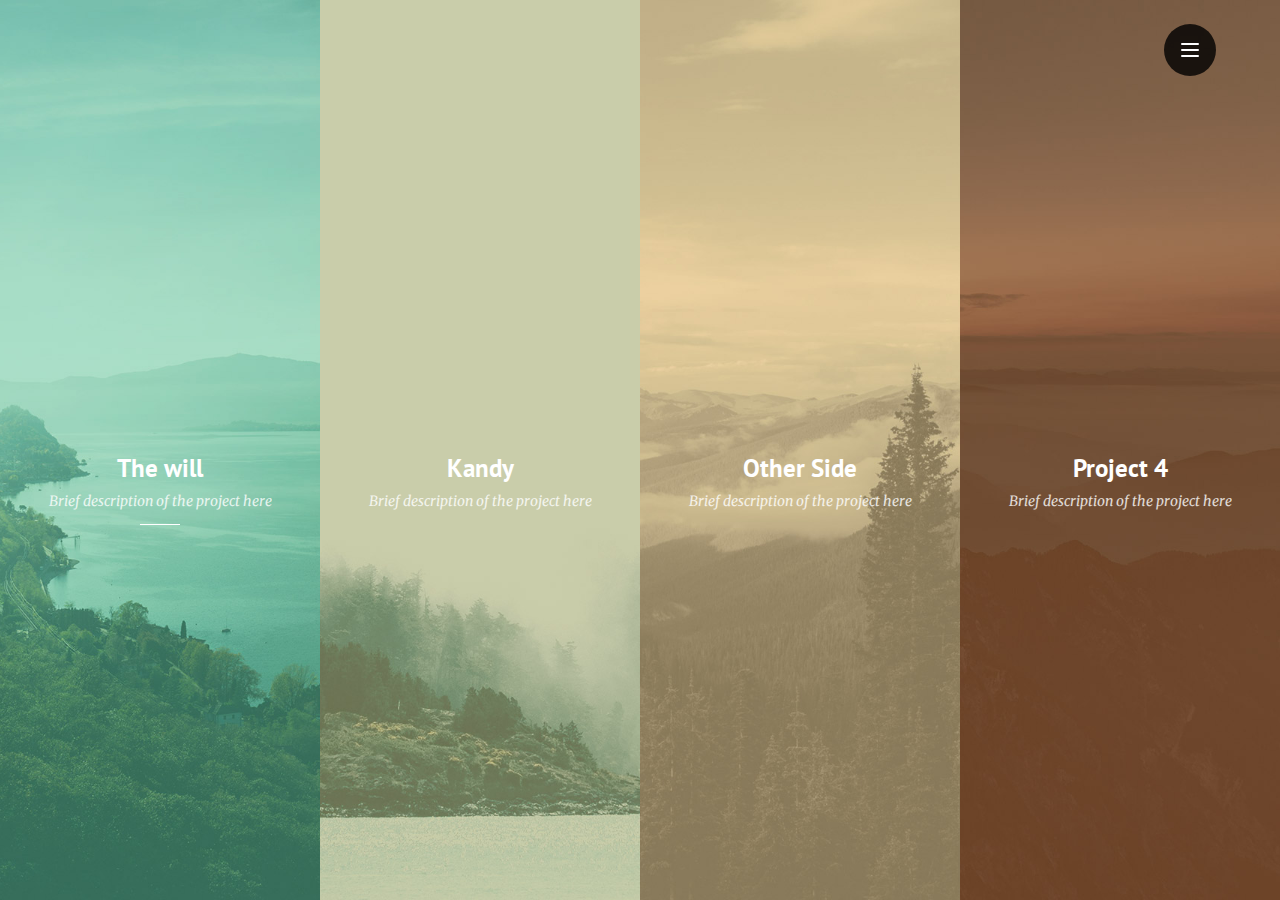
<file: index.html>
<!doctype html>
<!--Author Kavinda Zu3 -->
<html lang="en" class="no-js">
<head>
	<meta charset="UTF-8">
	<meta name="viewport" content="width=device-width, initial-scale=1">

	<link href='http://fonts.googleapis.com/css?family=PT+Sans:400,700|Merriweather:400italic,400' rel='stylesheet' type='text/css'>

	<link rel="stylesheet" href="css/reset.css"> <!-- CSS reset -->
	<link rel="stylesheet" href="css/style.css"> <!-- Resource style -->
	<script src="js/modernizr.js"></script> <!-- Modernizr -->
  	
	<title>Stories | Thiththa</title>
</head>
<body>
	<a class="cd-nav-trigger cd-text-replace" href="#primary-nav">Menu<span aria-hidden="true" class="cd-icon"></span></a>
	
	<div class="cd-projects-container">
		<ul class="cd-projects-previews">
			<li>
				<a href="#0">
					<div class="cd-project-title">
						<h2>The will</h2>
						<p>Brief description of the project here</p>
					</div>
				</a>
			</li>

			<li>
				<a href="#0">
					<div class="cd-project-title">
						<h2>Kandy</h2>
						<p>Brief description of the project here</p>
					</div>
				</a>
			</li>
			
			<li>
				<a href="#0">
					<div class="cd-project-title">
						<h2>Other Side</h2>
						<p>Brief description of the project here</p>
					</div>
				</a>
			</li>
			
			<li>
				<a href="#0">
					<div class="cd-project-title">
						<h2>Project 4</h2>
						<p>Brief description of the project here</p>
					</div>
				</a>
			</li>
            
		</ul> <!-- .cd-projects-previews -->

		<ul class="cd-projects">
			<li>
				<div class="preview-image">
					<div class="cd-project-title">
						<h2>Project 1</h2>
						<p>Brief description of the project here</p>
					</div> 
				</div>

				<div class="cd-project-info">
					<p>
						Lorem ipsum dolor sit amet, consectetur adipisicing elit. Minima, quod dicta aliquid nemo repellendus distinctio minus dolor aperiam suscipit, ea enim accusantium, deleniti qui sequi sint nihil modi amet eligendi, quidem animi error labore voluptatibus sed. Qui magnam labore, iusto nostrum. Praesentium non, impedit accusantium consequatur officia architecto, mollitia placeat aperiam tenetur pariatur voluptatibus corrupti vitae deserunt! Nostrum non mollitia deserunt ipsam. Sunt quaerat natus cupiditate iure ipsa voluptatibus recusandae ratione vitae amet distinctio, voluptas, minus vero expedita ea fugit similique sit cumque ad id facere? Ab quas, odio neque quis ratione. Natus labore sit esse, porro placeat eum hic.
						Lorem ipsum dolor sit amet, consectetur adipisicing elit. Minima, quod dicta aliquid nemo repellendus distinctio minus dolor aperiam suscipit, ea enim accusantium, deleniti qui sequi sint nihil modi amet eligendi, quidem animi error labore voluptatibus sed. Qui magnam labore, iusto nostrum. Praesentium non, impedit accusantium consequatur officia architecto, mollitia placeat aperiam tenetur pariatur voluptatibus corrupti vitae deserunt! Nostrum non mollitia deserunt ipsam. Sunt quaerat natus cupiditate iure ipsa voluptatibus recusandae ratione vitae amet distinctio, voluptas, minus vero expedita ea fugit similique sit cumque ad id facere? Ab quas, odio neque quis ratione. Natus labore sit esse, porro placeat eum hic.
						Lorem ipsum dolor sit amet, consectetur adipisicing elit. Minima, quod dicta aliquid nemo repellendus distinctio minus dolor aperiam suscipit, ea enim accusantium, deleniti qui sequi sint nihil modi amet eligendi, quidem animi error labore voluptatibus sed. Qui magnam labore, iusto nostrum. Praesentium non, impedit accusantium consequatur officia architecto, mollitia placeat aperiam tenetur pariatur voluptatibus corrupti vitae deserunt! Nostrum non mollitia deserunt ipsam. Sunt quaerat natus cupiditate iure ipsa voluptatibus recusandae ratione vitae amet distinctio, voluptas, minus vero expedita ea fugit similique sit cumque ad id facere? Ab quas, odio neque quis ratione. Natus labore sit esse, porro placeat eum hic.
						Lorem ipsum dolor sit amet, consectetur adipisicing elit. Minima, quod dicta aliquid nemo repellendus distinctio minus dolor aperiam suscipit, ea enim accusantium, deleniti qui sequi sint nihil modi amet eligendi, quidem animi error labore voluptatibus sed. Qui magnam labore, iusto nostrum. Praesentium non, impedit accusantium consequatur officia architecto, mollitia placeat aperiam tenetur pariatur voluptatibus corrupti vitae deserunt! Nostrum non mollitia deserunt ipsam. Sunt quaerat natus cupiditate iure ipsa voluptatibus recusandae ratione vitae amet distinctio, voluptas, minus vero expedita ea fugit similique sit cumque ad id facere? Ab quas, odio neque quis ratione. Natus labore sit esse, porro placeat eum hic.
					</p>
				</div> <!-- .cd-project-info -->
			</li>

			<li>
				<div class="preview-image">
					<div class="cd-project-title">
						<h2>Project 2</h2>
						<p>Brief description of the project here</p>
					</div> 
				</div>

				<div class="cd-project-info">
					<p>
						Lorem ipsum dolor sit amet, consectetur adipisicing elit. Minima, quod dicta aliquid nemo repellendus distinctio minus dolor aperiam suscipit, ea enim accusantium, deleniti qui sequi sint nihil modi amet eligendi, quidem animi error labore voluptatibus sed. Qui magnam labore, iusto nostrum. Praesentium non, impedit accusantium consequatur officia architecto, mollitia placeat aperiam tenetur pariatur voluptatibus corrupti vitae deserunt! Nostrum non mollitia deserunt ipsam. Sunt quaerat natus cupiditate iure ipsa voluptatibus recusandae ratione vitae amet distinctio, voluptas, minus vero expedita ea fugit similique sit cumque ad id facere? Ab quas, odio neque quis ratione. Natus labore sit esse, porro placeat eum hic.
						Lorem ipsum dolor sit amet, consectetur adipisicing elit. Minima, quod dicta aliquid nemo repellendus distinctio minus dolor aperiam suscipit, ea enim accusantium, deleniti qui sequi sint nihil modi amet eligendi, quidem animi error labore voluptatibus sed. Qui magnam labore, iusto nostrum. Praesentium non, impedit accusantium consequatur officia architecto, mollitia placeat aperiam tenetur pariatur voluptatibus corrupti vitae deserunt! Nostrum non mollitia deserunt ipsam. Sunt quaerat natus cupiditate iure ipsa voluptatibus recusandae ratione vitae amet distinctio, voluptas, minus vero expedita ea fugit similique sit cumque ad id facere? Ab quas, odio neque quis ratione. Natus labore sit esse, porro placeat eum hic.
						Lorem ipsum dolor sit amet, consectetur adipisicing elit. Minima, quod dicta aliquid nemo repellendus distinctio minus dolor aperiam suscipit, ea enim accusantium, deleniti qui sequi sint nihil modi amet eligendi, quidem animi error labore voluptatibus sed. Qui magnam labore, iusto nostrum. Praesentium non, impedit accusantium consequatur officia architecto, mollitia placeat aperiam tenetur pariatur voluptatibus corrupti vitae deserunt! Nostrum non mollitia deserunt ipsam. Sunt quaerat natus cupiditate iure ipsa voluptatibus recusandae ratione vitae amet distinctio, voluptas, minus vero expedita ea fugit similique sit cumque ad id facere? Ab quas, odio neque quis ratione. Natus labore sit esse, porro placeat eum hic.
						Lorem ipsum dolor sit amet, consectetur adipisicing elit. Minima, quod dicta aliquid nemo repellendus distinctio minus dolor aperiam suscipit, ea enim accusantium, deleniti qui sequi sint nihil modi amet eligendi, quidem animi error labore voluptatibus sed. Qui magnam labore, iusto nostrum. Praesentium non, impedit accusantium consequatur officia architecto, mollitia placeat aperiam tenetur pariatur voluptatibus corrupti vitae deserunt! Nostrum non mollitia deserunt ipsam. Sunt quaerat natus cupiditate iure ipsa voluptatibus recusandae ratione vitae amet distinctio, voluptas, minus vero expedita ea fugit similique sit cumque ad id facere? Ab quas, odio neque quis ratione. Natus labore sit esse, porro placeat eum hic.
					</p>
				</div> <!-- .cd-project-info -->
			</li>

			<li>
				<div class="preview-image">
					<div class="cd-project-title">
						<h2>Project 3</h2>
						<p>Brief description of the project here</p>
					</div> 
				</div>

				<div class="cd-project-info">
					<p>
						Lorem ipsum dolor sit amet, consectetur adipisicing elit. Minima, quod dicta aliquid nemo repellendus distinctio minus dolor aperiam suscipit, ea enim accusantium, deleniti qui sequi sint nihil modi amet eligendi, quidem animi error labore voluptatibus sed. Qui magnam labore, iusto nostrum. Praesentium non, impedit accusantium consequatur officia architecto, mollitia placeat aperiam tenetur pariatur voluptatibus corrupti vitae deserunt! Nostrum non mollitia deserunt ipsam. Sunt quaerat natus cupiditate iure ipsa voluptatibus recusandae ratione vitae amet distinctio, voluptas, minus vero expedita ea fugit similique sit cumque ad id facere? Ab quas, odio neque quis ratione. Natus labore sit esse, porro placeat eum hic.
						Lorem ipsum dolor sit amet, consectetur adipisicing elit. Minima, quod dicta aliquid nemo repellendus distinctio minus dolor aperiam suscipit, ea enim accusantium, deleniti qui sequi sint nihil modi amet eligendi, quidem animi error labore voluptatibus sed. Qui magnam labore, iusto nostrum. Praesentium non, impedit accusantium consequatur officia architecto, mollitia placeat aperiam tenetur pariatur voluptatibus corrupti vitae deserunt! Nostrum non mollitia deserunt ipsam. Sunt quaerat natus cupiditate iure ipsa voluptatibus recusandae ratione vitae amet distinctio, voluptas, minus vero expedita ea fugit similique sit cumque ad id facere? Ab quas, odio neque quis ratione. Natus labore sit esse, porro placeat eum hic.
						Lorem ipsum dolor sit amet, consectetur adipisicing elit. Minima, quod dicta aliquid nemo repellendus distinctio minus dolor aperiam suscipit, ea enim accusantium, deleniti qui sequi sint nihil modi amet eligendi, quidem animi error labore voluptatibus sed. Qui magnam labore, iusto nostrum. Praesentium non, impedit accusantium consequatur officia architecto, mollitia placeat aperiam tenetur pariatur voluptatibus corrupti vitae deserunt! Nostrum non mollitia deserunt ipsam. Sunt quaerat natus cupiditate iure ipsa voluptatibus recusandae ratione vitae amet distinctio, voluptas, minus vero expedita ea fugit similique sit cumque ad id facere? Ab quas, odio neque quis ratione. Natus labore sit esse, porro placeat eum hic.
						Lorem ipsum dolor sit amet, consectetur adipisicing elit. Minima, quod dicta aliquid nemo repellendus distinctio minus dolor aperiam suscipit, ea enim accusantium, deleniti qui sequi sint nihil modi amet eligendi, quidem animi error labore voluptatibus sed. Qui magnam labore, iusto nostrum. Praesentium non, impedit accusantium consequatur officia architecto, mollitia placeat aperiam tenetur pariatur voluptatibus corrupti vitae deserunt! Nostrum non mollitia deserunt ipsam. Sunt quaerat natus cupiditate iure ipsa voluptatibus recusandae ratione vitae amet distinctio, voluptas, minus vero expedita ea fugit similique sit cumque ad id facere? Ab quas, odio neque quis ratione. Natus labore sit esse, porro placeat eum hic.
					</p>
				</div> <!-- .cd-project-info -->
			</li>

			<li>
				<div class="preview-image">
					<div class="cd-project-title">
						<h2>Project 4</h2>
						<p>Brief description of the project here</p>
					</div> 
				</div>

				<div class="cd-project-info">
					<p>
						Lorem ipsum dolor sit amet, consectetur adipisicing elit. Minima, quod dicta aliquid nemo repellendus distinctio minus dolor aperiam suscipit, ea enim accusantium, deleniti qui sequi sint nihil modi amet eligendi, quidem animi error labore voluptatibus sed. Qui magnam labore, iusto nostrum. Praesentium non, impedit accusantium consequatur officia architecto, mollitia placeat aperiam tenetur pariatur voluptatibus corrupti vitae deserunt! Nostrum non mollitia deserunt ipsam. Sunt quaerat natus cupiditate iure ipsa voluptatibus recusandae ratione vitae amet distinctio, voluptas, minus vero expedita ea fugit similique sit cumque ad id facere? Ab quas, odio neque quis ratione. Natus labore sit esse, porro placeat eum hic.
						Lorem ipsum dolor sit amet, consectetur adipisicing elit. Minima, quod dicta aliquid nemo repellendus distinctio minus dolor aperiam suscipit, ea enim accusantium, deleniti qui sequi sint nihil modi amet eligendi, quidem animi error labore voluptatibus sed. Qui magnam labore, iusto nostrum. Praesentium non, impedit accusantium consequatur officia architecto, mollitia placeat aperiam tenetur pariatur voluptatibus corrupti vitae deserunt! Nostrum non mollitia deserunt ipsam. Sunt quaerat natus cupiditate iure ipsa voluptatibus recusandae ratione vitae amet distinctio, voluptas, minus vero expedita ea fugit similique sit cumque ad id facere? Ab quas, odio neque quis ratione. Natus labore sit esse, porro placeat eum hic.
						Lorem ipsum dolor sit amet, consectetur adipisicing elit. Minima, quod dicta aliquid nemo repellendus distinctio minus dolor aperiam suscipit, ea enim accusantium, deleniti qui sequi sint nihil modi amet eligendi, quidem animi error labore voluptatibus sed. Qui magnam labore, iusto nostrum. Praesentium non, impedit accusantium consequatur officia architecto, mollitia placeat aperiam tenetur pariatur voluptatibus corrupti vitae deserunt! Nostrum non mollitia deserunt ipsam. Sunt quaerat natus cupiditate iure ipsa voluptatibus recusandae ratione vitae amet distinctio, voluptas, minus vero expedita ea fugit similique sit cumque ad id facere? Ab quas, odio neque quis ratione. Natus labore sit esse, porro placeat eum hic.
						Lorem ipsum dolor sit amet, consectetur adipisicing elit. Minima, quod dicta aliquid nemo repellendus distinctio minus dolor aperiam suscipit, ea enim accusantium, deleniti qui sequi sint nihil modi amet eligendi, quidem animi error labore voluptatibus sed. Qui magnam labore, iusto nostrum. Praesentium non, impedit accusantium consequatur officia architecto, mollitia placeat aperiam tenetur pariatur voluptatibus corrupti vitae deserunt! Nostrum non mollitia deserunt ipsam. Sunt quaerat natus cupiditate iure ipsa voluptatibus recusandae ratione vitae amet distinctio, voluptas, minus vero expedita ea fugit similique sit cumque ad id facere? Ab quas, odio neque quis ratione. Natus labore sit esse, porro placeat eum hic.
					</p>
				</div> <!-- .cd-project-info -->
			</li>
		</ul> <!-- .cd-projects -->

		<button class="scroll cd-text-replace">Scroll</button>
	</div> <!-- .cd-project-container -->

	<nav class="cd-primary-nav" id="primary-nav">
		<ul>
			<li class="cd-label">Thiththa | තිත්ත</li>
			<li><a href="team.html">The team</a></li>
			<li><a href="#0">Recent Posts</a></li>
			<li><a href="#0">Upcoming Posts</a></li>
			<li><a href="#0">About</a></li>
		</ul>
	</nav> <!-- .cd-primary-nav -->
<script src="js/jquery-2.1.1.js"></script>
<script src="js/main.js"></script> <!-- Resource jQuery -->
</body>
</html>
</file>
<file: css/style.css>
/* -------------------------------- 

Primary style

-------------------------------- */
*, *::after, *::before {
  box-sizing: border-box;
}

html {
  font-size: 62.5%;
}

body {
  font-size: 1.6rem;
  font-family: "PT Sans", sans-serif;
  color: #ffffff;
  background-color: #262423;
}

a {
  color: #a8ae7e;
  text-decoration: none;
}

/* -------------------------------- 

Patterns - reusable parts of our design

-------------------------------- */
.cd-text-replace {
  /* replace text with image */
  color: transparent;
  text-indent: 100%;
  overflow: hidden;
  white-space: nowrap;
}

/* -------------------------------- 

Menu trigger

-------------------------------- */
.cd-nav-trigger {
  position: absolute;
  z-index: 4;
  top: 24px;
  right: 5%;
  height: 52px;
  width: 52px;
  border-radius: 50%;
  background-color: rgba(0, 0, 0, 0.8);
  -webkit-transition: background 0.2s;
  -moz-transition: background 0.2s;
  transition: background 0.2s;
}
.cd-nav-trigger .cd-icon,
.cd-nav-trigger .cd-icon::before,
.cd-nav-trigger .cd-icon::after {
  /* menu icon created in CSS */
  position: absolute;
  background-color: #ffffff;
  border-radius: 2px;
  /* Force Hardware Acceleration in WebKit */
  -webkit-transform: translateZ(0);
  -moz-transform: translateZ(0);
  -ms-transform: translateZ(0);
  -o-transform: translateZ(0);
  transform: translateZ(0);
  -webkit-backface-visibility: hidden;
  backface-visibility: hidden;
}
.no-touch .cd-nav-trigger:hover {
  background-color: black;
}
.cd-nav-trigger .cd-icon {
  /* middle line of the menu icon */
  display: inline-block;
  width: 18px;
  height: 2px;
  left: 50%;
  top: 50%;
  bottom: auto;
  right: auto;
  -webkit-transform: translateX(-50%) translateY(-50%);
  -moz-transform: translateX(-50%) translateY(-50%);
  -ms-transform: translateX(-50%) translateY(-50%);
  -o-transform: translateX(-50%) translateY(-50%);
  transform: translateX(-50%) translateY(-50%);
  -webkit-transition: -webkit-transform 0.3s, background-color 0.3s;
  -moz-transition: -moz-transform 0.3s, background-color 0.3s;
  transition: transform 0.3s, background-color 0.3s;
}
.cd-nav-trigger .cd-icon::before, .cd-nav-trigger .cd-icon::after {
  /* upper and lower lines of the menu icon */
  content: '';
  top: 0;
  right: 0;
  width: 100%;
  height: 100%;
  -webkit-transition: -webkit-transform 0.3s;
  -moz-transition: -moz-transform 0.3s;
  transition: transform 0.3s;
}
.cd-nav-trigger .cd-icon::before {
  -webkit-transform: translateY(-6px);
  -moz-transform: translateY(-6px);
  -ms-transform: translateY(-6px);
  -o-transform: translateY(-6px);
  transform: translateY(-6px);
}
.cd-nav-trigger .cd-icon::after {
  -webkit-transform: translateY(6px);
  -moz-transform: translateY(6px);
  -ms-transform: translateY(6px);
  -o-transform: translateY(6px);
  transform: translateY(6px);
}
.cd-nav-trigger.project-open .cd-icon {
  /* user selects a projects - transform the icon into a 'X' */
  background-color: rgba(255, 255, 255, 0);
}
.cd-nav-trigger.project-open .cd-icon::before, .cd-nav-trigger.project-open .cd-icon::after {
  background-color: white;
}
.cd-nav-trigger.project-open .cd-icon::before {
  -webkit-transform: translateY(0) rotate(45deg);
  -moz-transform: translateY(0) rotate(45deg);
  -ms-transform: translateY(0) rotate(45deg);
  -o-transform: translateY(0) rotate(45deg);
  transform: translateY(0) rotate(45deg);
}
.cd-nav-trigger.project-open .cd-icon::after {
  -webkit-transform: translateY(0) rotate(-45deg);
  -moz-transform: translateY(0) rotate(-45deg);
  -ms-transform: translateY(0) rotate(-45deg);
  -o-transform: translateY(0) rotate(-45deg);
  transform: translateY(0) rotate(-45deg);
}
.cd-nav-trigger.nav-visible .cd-icon {
  /* user opens the navigation - transform the icon into an arrow */
  -webkit-transform: translateY(-50%) translateX(-50%);
  -moz-transform: translateY(-50%) translateX(-50%);
  -ms-transform: translateY(-50%) translateX(-50%);
  -o-transform: translateY(-50%) translateX(-50%);
  transform: translateY(-50%) translateX(-50%);
}
.cd-nav-trigger.nav-visible .cd-icon::after {
  -webkit-transform: translateX(5px) translateY(3px) rotate(-45deg) scaleX(0.5);
  -moz-transform: translateX(5px) translateY(3px) rotate(-45deg) scaleX(0.5);
  -ms-transform: translateX(5px) translateY(3px) rotate(-45deg) scaleX(0.5);
  -o-transform: translateX(5px) translateY(3px) rotate(-45deg) scaleX(0.5);
  transform: translateX(5px) translateY(3px) rotate(-45deg) scaleX(0.5);
}
.cd-nav-trigger.nav-visible .cd-icon::before {
  -webkit-transform: translateX(5px) translateY(-3px) rotate(45deg) scaleX(0.5);
  -moz-transform: translateX(5px) translateY(-3px) rotate(45deg) scaleX(0.5);
  -ms-transform: translateX(5px) translateY(-3px) rotate(45deg) scaleX(0.5);
  -o-transform: translateX(5px) translateY(-3px) rotate(45deg) scaleX(0.5);
  transform: translateX(5px) translateY(-3px) rotate(45deg) scaleX(0.5);
}
@media only screen and (min-width: 1024px) {
  .cd-nav-trigger.nav-visible .cd-icon {
    -webkit-transform: translateY(-50%) translateX(-50%) rotate(-90deg);
    -moz-transform: translateY(-50%) translateX(-50%) rotate(-90deg);
    -ms-transform: translateY(-50%) translateX(-50%) rotate(-90deg);
    -o-transform: translateY(-50%) translateX(-50%) rotate(-90deg);
    transform: translateY(-50%) translateX(-50%) rotate(-90deg);
  }
  .cd-nav-trigger.nav-visible .cd-icon::after {
    -webkit-transform: translateX(-5px) translateY(3px) rotate(45deg) scaleX(0.5);
    -moz-transform: translateX(-5px) translateY(3px) rotate(45deg) scaleX(0.5);
    -ms-transform: translateX(-5px) translateY(3px) rotate(45deg) scaleX(0.5);
    -o-transform: translateX(-5px) translateY(3px) rotate(45deg) scaleX(0.5);
    transform: translateX(-5px) translateY(3px) rotate(45deg) scaleX(0.5);
  }
  .cd-nav-trigger.nav-visible .cd-icon::before {
    -webkit-transform: translateX(-5px) translateY(-3px) rotate(-45deg) scaleX(0.5);
    -moz-transform: translateX(-5px) translateY(-3px) rotate(-45deg) scaleX(0.5);
    -ms-transform: translateX(-5px) translateY(-3px) rotate(-45deg) scaleX(0.5);
    -o-transform: translateX(-5px) translateY(-3px) rotate(-45deg) scaleX(0.5);
    transform: translateX(-5px) translateY(-3px) rotate(-45deg) scaleX(0.5);
  }
}

/* -------------------------------- 

Projects

-------------------------------- */
.cd-projects-container {
  position: relative;
  z-index: 2;
  overflow-x: hidden;
}
.cd-projects-container.project-open {
  /* smooth scroll on iOS devices */
  -webkit-overflow-scrolling: touch;
}

.cd-projects-previews {
  position: relative;
  z-index: 2;
  height: 100vh;
  width: 100vw;
}
.cd-projects-previews::after {
  clear: both;
  content: "";
  display: table;
}
.project-open .cd-projects-previews {
  pointer-events: none;
}
.cd-projects-previews li {
  height: 25%;
  width: 100%;
  overflow: hidden;
  -webkit-transition: -webkit-transform 0.5s;
  -moz-transition: -moz-transform 0.5s;
  transition: transform 0.5s;
  /* Force Hardware Acceleration */
  -webkit-backface-visibility: hidden;
  backface-visibility: hidden;
  -webkit-transform: translateZ(1px);
  -moz-transform: translateZ(1px);
  -ms-transform: translateZ(1px);
  -o-transform: translateZ(1px);
  transform: translateZ(1px);
}
.cd-projects-previews li.selected {
  opacity: 0;
  /* move selected project preview out of the viewport with no transition */
  -webkit-transform: translateX(-100%);
  -moz-transform: translateX(-100%);
  -ms-transform: translateX(-100%);
  -o-transform: translateX(-100%);
  transform: translateX(-100%);
  -webkit-transition: -webkit-transform 0s;
  -moz-transition: -moz-transform 0s;
  transition: transform 0s;
}
.cd-projects-previews li.slide-out {
  -webkit-transform: translateX(-100%);
  -moz-transform: translateX(-100%);
  -ms-transform: translateX(-100%);
  -o-transform: translateX(-100%);
  transform: translateX(-100%);
}
.cd-projects-previews a {
  display: block;
  height: 100vh;
  width: 100%;
  /* fixes a bug on projects caption width */
  -webkit-transform: translateY(0%);
  -moz-transform: translateY(0%);
  -ms-transform: translateY(0%);
  -o-transform: translateY(0%);
  transform: translateY(0%);
  opacity: 0;
  -webkit-transition: opacity 0.5s;
  -moz-transition: opacity 0.5s;
  transition: opacity 0.5s;
}
.cd-projects-previews li:nth-of-type(2) a {
  -webkit-transform: translateY(-25%);
  -moz-transform: translateY(-25%);
  -ms-transform: translateY(-25%);
  -o-transform: translateY(-25%);
  transform: translateY(-25%);
}
.cd-projects-previews li:nth-of-type(3) a {
  -webkit-transform: translateY(-50%);
  -moz-transform: translateY(-50%);
  -ms-transform: translateY(-50%);
  -o-transform: translateY(-50%);
  transform: translateY(-50%);
}
.cd-projects-previews li:nth-of-type(4) a {
  -webkit-transform: translateY(-75%);
  -moz-transform: translateY(-75%);
  -ms-transform: translateY(-75%);
  -o-transform: translateY(-75%);
  transform: translateY(-75%);
}
.cd-projects-previews .bg-loaded a {
  opacity: 1;
}
@media only screen and (min-width: 1024px) {
  .cd-projects-previews li {
    display: inline-block;
    height: 100%;
    width: 25%;
    float: left;
  }
  .cd-projects-previews li.selected {
    -webkit-transform: translateY(-100%);
    -moz-transform: translateY(-100%);
    -ms-transform: translateY(-100%);
    -o-transform: translateY(-100%);
    transform: translateY(-100%);
  }
  .cd-projects-previews li.slide-out {
    -webkit-transform: translateY(-100%);
    -moz-transform: translateY(-100%);
    -ms-transform: translateY(-100%);
    -o-transform: translateY(-100%);
    transform: translateY(-100%);
  }
  .cd-projects-previews a {
    /* width equal to window width */
    width: 400%;
  }
  .cd-projects-previews li:nth-of-type(2) a {
    -webkit-transform: translateX(-25%);
    -moz-transform: translateX(-25%);
    -ms-transform: translateX(-25%);
    -o-transform: translateX(-25%);
    transform: translateX(-25%);
  }
  .cd-projects-previews li:nth-of-type(3) a {
    -webkit-transform: translateX(-50%);
    -moz-transform: translateX(-50%);
    -ms-transform: translateX(-50%);
    -o-transform: translateX(-50%);
    transform: translateX(-50%);
  }
  .cd-projects-previews li:nth-of-type(4) a {
    -webkit-transform: translateX(-75%);
    -moz-transform: translateX(-75%);
    -ms-transform: translateX(-75%);
    -o-transform: translateX(-75%);
    transform: translateX(-75%);
  }
}

.cd-projects {
  position: absolute;
  z-index: 1;
  top: 0;
  left: 0;
  height: 100vh;
  width: 100vw;
}
.cd-projects > li {
  position: absolute;
  top: 0;
  left: 0;
  height: 100%;
  width: 100%;
  opacity: 0;
  -webkit-transition: opacity 0.3s;
  -moz-transition: opacity 0.3s;
  transition: opacity 0.3s;
}
.cd-projects > li.selected {
  z-index: 1;
  opacity: 1;
  -webkit-transition: opacity 0s;
  -moz-transition: opacity 0s;
  transition: opacity 0s;
}
.cd-projects .preview-image {
  display: block;
  height: 100vh;
}

.cd-projects-previews a,
.cd-projects .preview-image {
  /* set a background image for each project */
  background: #5b927d url(../img/img-1.jpg) no-repeat center center;
  background-size: cover;
}

.cd-projects-previews li:nth-of-type(2) a,
.cd-projects > li:nth-of-type(2) .preview-image {
  background: #a8ae7e url(../img/img-2.jpg) no-repeat center center;
  background-size: cover;
}

.cd-projects-previews li:nth-of-type(3) a,
.cd-projects > li:nth-of-type(3) .preview-image {
  background: #e7d5a4 url(../img/img-3.jpg) no-repeat center center;
  background-size: cover;
}

.cd-projects-previews li:nth-of-type(4) a,
.cd-projects > li:nth-of-type(4) .preview-image {
  background: #835531 url(../img/img-4.jpg) no-repeat center center;
  background-size: cover;
}

.cd-project-title {
  position: absolute;
  width: 100%;
  top: calc(50% - 20px);
  left: 0;
  color: #ffffff;
  -webkit-transform: translateY(-37.5vh);
  -moz-transform: translateY(-37.5vh);
  -ms-transform: translateY(-37.5vh);
  -o-transform: translateY(-37.5vh);
  transform: translateY(-37.5vh);
  -webkit-transition: -webkit-transform 0.6s 0.2s;
  -moz-transition: -moz-transform 0.6s 0.2s;
  transition: transform 0.6s 0.2s;
  text-align: center;
  -webkit-font-smoothing: antialiased;
  -moz-osx-font-smoothing: grayscale;
}
.cd-project-title::after {
  /* line below project title */
  content: '';
  position: absolute;
  left: 50%;
  bottom: -10px;
  width: 40px;
  height: 1px;
  background: #ffffff;
  -webkit-transform: translateX(-50%) scale(0);
  -moz-transform: translateX(-50%) scale(0);
  -ms-transform: translateX(-50%) scale(0);
  -o-transform: translateX(-50%) scale(0);
  transform: translateX(-50%) scale(0);
  -webkit-transition: -webkit-transform 0.3s;
  -moz-transition: -moz-transform 0.3s;
  transition: transform 0.3s;
}
.no-touch .cd-projects-previews a:hover .cd-project-title::after {
  -webkit-transform: translateX(-50%) scale(1);
  -moz-transform: translateX(-50%) scale(1);
  -ms-transform: translateX(-50%) scale(1);
  -o-transform: translateX(-50%) scale(1);
  transform: translateX(-50%) scale(1);
}
.cd-projects .cd-project-title::after {
  -webkit-transform: translateX(-50%) scale(1);
  -moz-transform: translateX(-50%) scale(1);
  -ms-transform: translateX(-50%) scale(1);
  -o-transform: translateX(-50%) scale(1);
  transform: translateX(-50%) scale(1);
  -webkit-transition: -webkit-transform 0.3s 0.3s;
  -moz-transition: -moz-transform 0.3s 0.3s;
  transition: transform 0.3s 0.3s;
}
.cd-project-title h2 {
  font-size: 2.5rem;
  line-height: 1.5;
  font-weight: 700;
}
.cd-project-title p {
  font-size: 1.4rem;
  font-family: "Merriweather", serif;
  font-style: italic;
  line-height: 1.2;
  padding: .4em 2em;
  opacity: .8;
}
@media only screen and (min-width: 1024px) {
  .cd-project-title {
    width: 25%;
    top: 50vh;
    -webkit-transform: translateX(0%);
    -moz-transform: translateX(0%);
    -ms-transform: translateX(0%);
    -o-transform: translateX(0%);
    transform: translateX(0%);
  }
}

.cd-projects-previews li:nth-of-type(2) .cd-project-title,
.cd-projects > li:nth-of-type(2) .cd-project-title {
  -webkit-transform: translateY(-12.5vh);
  -moz-transform: translateY(-12.5vh);
  -ms-transform: translateY(-12.5vh);
  -o-transform: translateY(-12.5vh);
  transform: translateY(-12.5vh);
}
@media only screen and (min-width: 1024px) {
  .cd-projects-previews li:nth-of-type(2) .cd-project-title,
  .cd-projects > li:nth-of-type(2) .cd-project-title {
    -webkit-transform: translateX(100%);
    -moz-transform: translateX(100%);
    -ms-transform: translateX(100%);
    -o-transform: translateX(100%);
    transform: translateX(100%);
  }
}

.cd-projects-previews li:nth-of-type(3) .cd-project-title,
.cd-projects > li:nth-of-type(3) .cd-project-title {
  -webkit-transform: translateY(12.5vh);
  -moz-transform: translateY(12.5vh);
  -ms-transform: translateY(12.5vh);
  -o-transform: translateY(12.5vh);
  transform: translateY(12.5vh);
}
@media only screen and (min-width: 1024px) {
  .cd-projects-previews li:nth-of-type(3) .cd-project-title,
  .cd-projects > li:nth-of-type(3) .cd-project-title {
    -webkit-transform: translateX(200%);
    -moz-transform: translateX(200%);
    -ms-transform: translateX(200%);
    -o-transform: translateX(200%);
    transform: translateX(200%);
  }
}

.cd-projects-previews li:nth-of-type(4) a .cd-project-title,
.cd-projects > li:nth-of-type(4) .cd-project-title {
  -webkit-transform: translateY(37.5vh);
  -moz-transform: translateY(37.5vh);
  -ms-transform: translateY(37.5vh);
  -o-transform: translateY(37.5vh);
  transform: translateY(37.5vh);
}
@media only screen and (min-width: 1024px) {
  .cd-projects-previews li:nth-of-type(4) a .cd-project-title,
  .cd-projects > li:nth-of-type(4) .cd-project-title {
    -webkit-transform: translateX(300%);
    -moz-transform: translateX(300%);
    -ms-transform: translateX(300%);
    -o-transform: translateX(300%);
    transform: translateX(300%);
  }
}

li.selected .cd-project-title,
.cd-projects > li:nth-of-type(2).selected .cd-project-title,
.cd-projects > li:nth-of-type(3).selected .cd-project-title,
.cd-projects > li:nth-of-type(4).selected .cd-project-title {
  -webkit-transform: translateY(0);
  -moz-transform: translateY(0);
  -ms-transform: translateY(0);
  -o-transform: translateY(0);
  transform: translateY(0);
}
@media only screen and (min-width: 1024px) {
  li.selected .cd-project-title,
  .cd-projects > li:nth-of-type(2).selected .cd-project-title,
  .cd-projects > li:nth-of-type(3).selected .cd-project-title,
  .cd-projects > li:nth-of-type(4).selected .cd-project-title {
    -webkit-transform: translateX(150%);
    -moz-transform: translateX(150%);
    -ms-transform: translateX(150%);
    -o-transform: translateX(150%);
    transform: translateX(150%);
  }
}

.cd-projects li.selected .cd-project-title::after {
  -webkit-transition: -webkit-transform 0.3s 0s;
  -moz-transition: -moz-transform 0.3s 0s;
  transition: transform 0.3s 0s;
  -webkit-transform: translateX(-50%) scale(0);
  -moz-transform: translateX(-50%) scale(0);
  -ms-transform: translateX(-50%) scale(0);
  -o-transform: translateX(-50%) scale(0);
  transform: translateX(-50%) scale(0);
}

.touch .cd-projects li.selected .cd-project-title::after {
  -webkit-transition: -webkit-transform 0s;
  -moz-transition: -moz-transform 0s;
  transition: transform 0s;
}

.cd-project-info {
  display: none;
  padding: 4em 0;
  background-color: #ffffff;
  color: #7d7c7b;
}
.content-visible .cd-project-info {
  display: block;
}
.cd-project-info p {
  width: 90%;
  max-width: 800px;
  margin: 0 auto;
  line-height: 2;
}

.cd-projects-container .scroll {
  display: block;
  position: absolute;
  z-index: 2;
  bottom: 30px;
  left: 50%;
  width: 44px;
  height: 44px;
  /* rest button default style */
  cursor: pointer;
  border: none;
  background: url("../img/cd-icon-arrow.svg") no-repeat center center;
  visibility: hidden;
  -webkit-transform: translateX(-50%) scale(0);
  -moz-transform: translateX(-50%) scale(0);
  -ms-transform: translateX(-50%) scale(0);
  -o-transform: translateX(-50%) scale(0);
  transform: translateX(-50%) scale(0);
  -webkit-transition: -webkit-transform 0.3s 0s, visibility 0s 0.3s;
  -moz-transition: -moz-transform 0.3s 0s, visibility 0s 0.3s;
  transition: transform 0.3s 0s, visibility 0s 0.3s;
}
.cd-projects-container .scroll:focus {
  outline: none;
}

.cd-projects-container.project-open .scroll {
  visibility: visible;
  -webkit-transform: translateX(-50%) scale(1);
  -moz-transform: translateX(-50%) scale(1);
  -ms-transform: translateX(-50%) scale(1);
  -o-transform: translateX(-50%) scale(1);
  transform: translateX(-50%) scale(1);
  -webkit-transition: -webkit-transform 0.4s 0s, visibility 0s 0s;
  -moz-transition: -moz-transform 0.4s 0s, visibility 0s 0s;
  transition: transform 0.4s 0s, visibility 0s 0s;
  -webkit-animation: cd-translate 1.2s 0.8s;
  -moz-animation: cd-translate 1.2s 0.8s;
  animation: cd-translate 1.2s 0.8s;
  -webkit-animation-iteration-count: 2;
  -moz-animation-iteration-count: 2;
  animation-iteration-count: 2;
}

.no-touch .cd-projects-container.project-open .scroll:hover {
  -webkit-transform: translateX(-50%) scale(1.2);
  -moz-transform: translateX(-50%) scale(1.2);
  -ms-transform: translateX(-50%) scale(1.2);
  -o-transform: translateX(-50%) scale(1.2);
  transform: translateX(-50%) scale(1.2);
}

@-webkit-keyframes cd-translate {
  0% {
    -webkit-transform: translateX(-50%) scale(1);
  }
  50% {
    -webkit-transform: translateY(10px) translateX(-50%) scale(1);
  }
  100% {
    -webkit-transform: translateX(-50%) scale(1);
  }
}
@-moz-keyframes cd-translate {
  0% {
    -moz-transform: translateX(-50%) scale(1);
  }
  50% {
    -moz-transform: translateY(10px) translateX(-50%) scale(1);
  }
  100% {
    -moz-transform: translateX(-50%) scale(1);
  }
}
@keyframes cd-translate {
  0% {
    -webkit-transform: translateX(-50%) scale(1);
    -moz-transform: translateX(-50%) scale(1);
    -ms-transform: translateX(-50%) scale(1);
    -o-transform: translateX(-50%) scale(1);
    transform: translateX(-50%) scale(1);
  }
  50% {
    -webkit-transform: translateY(10px) translateX(-50%) scale(1);
    -moz-transform: translateY(10px) translateX(-50%) scale(1);
    -ms-transform: translateY(10px) translateX(-50%) scale(1);
    -o-transform: translateY(10px) translateX(-50%) scale(1);
    transform: translateY(10px) translateX(-50%) scale(1);
  }
  100% {
    -webkit-transform: translateX(-50%) scale(1);
    -moz-transform: translateX(-50%) scale(1);
    -ms-transform: translateX(-50%) scale(1);
    -o-transform: translateX(-50%) scale(1);
    transform: translateX(-50%) scale(1);
  }
}
/* -------------------------------- 

 Navigation

-------------------------------- */
.cd-primary-nav {
  position: absolute;
  z-index: 1;
  top: 0;
  left: 0;
  height: 100%;
  width: 100%;
  overflow: auto;
  text-align: center;
  opacity: 0;
  -webkit-transition: opacity 0.6s;
  -moz-transition: opacity 0.6s;
  transition: opacity 0.6s;
  /* vertically align its content */
  display: table;
}
.cd-primary-nav ul {
  /* vertically align inside nav */
  display: table-cell;
  vertical-align: middle;
}
.cd-primary-nav a {
  display: inline-block;
  padding: .4em 1em;
  border-radius: 4px;
  -webkit-transition: background 0.2s;
  -moz-transition: background 0.2s;
  transition: background 0.2s;
  color: #ffffff;
  font-family: "Merriweather", serif;
  font-size: 2.4rem;
  font-weight: 700;
  -webkit-font-smoothing: antialiased;
  -moz-osx-font-smoothing: grayscale;
}
.no-touch .cd-primary-nav a:hover {
  background-color: #a8ae7e;
}
.cd-primary-nav .cd-label {
  position: relative;
  margin: 2.4em 0 2em;
  color: #a8ae7e;
  text-transform: uppercase;
  font-weight: 700;
  font-size: 1.2rem;
  letter-spacing: 1px;
}
.cd-primary-nav .cd-label::after {
  /* line below .cd-label*/
  content: '';
  position: absolute;
  left: 50%;
  right: auto;
  -webkit-transform: translateX(-50%);
  -moz-transform: translateX(-50%);
  -ms-transform: translateX(-50%);
  -o-transform: translateX(-50%);
  transform: translateX(-50%);
  bottom: -16px;
  height: 1px;
  width: 40px;
  background-color: currentColor;
}
.cd-primary-nav.nav-visible {
  opacity: 1;
}
.cd-primary-nav.nav-clickable {
  z-index: 3;
}
.no-csstransitions .cd-primary-nav.nav-visible {
  z-index: 3;
}
@media only screen and (min-width: 1170px) {
  .cd-primary-nav a {
    font-size: 4rem;
  }
}

/* -------------------------------- 

JavaScript Disabled

-------------------------------- */
.no-js .cd-primary-nav {
  display: block;
  position: static;
  opacity: 1;
  margin-bottom: 1.5em;
}
.no-js .cd-primary-nav ul {
  display: block;
  padding: 0 5%;
}
.no-js .cd-primary-nav ul::after {
  clear: both;
  content: "";
  display: table;
}
.no-js .cd-primary-nav li:not(.cd-label) {
  display: inline-block;
}
</file>
